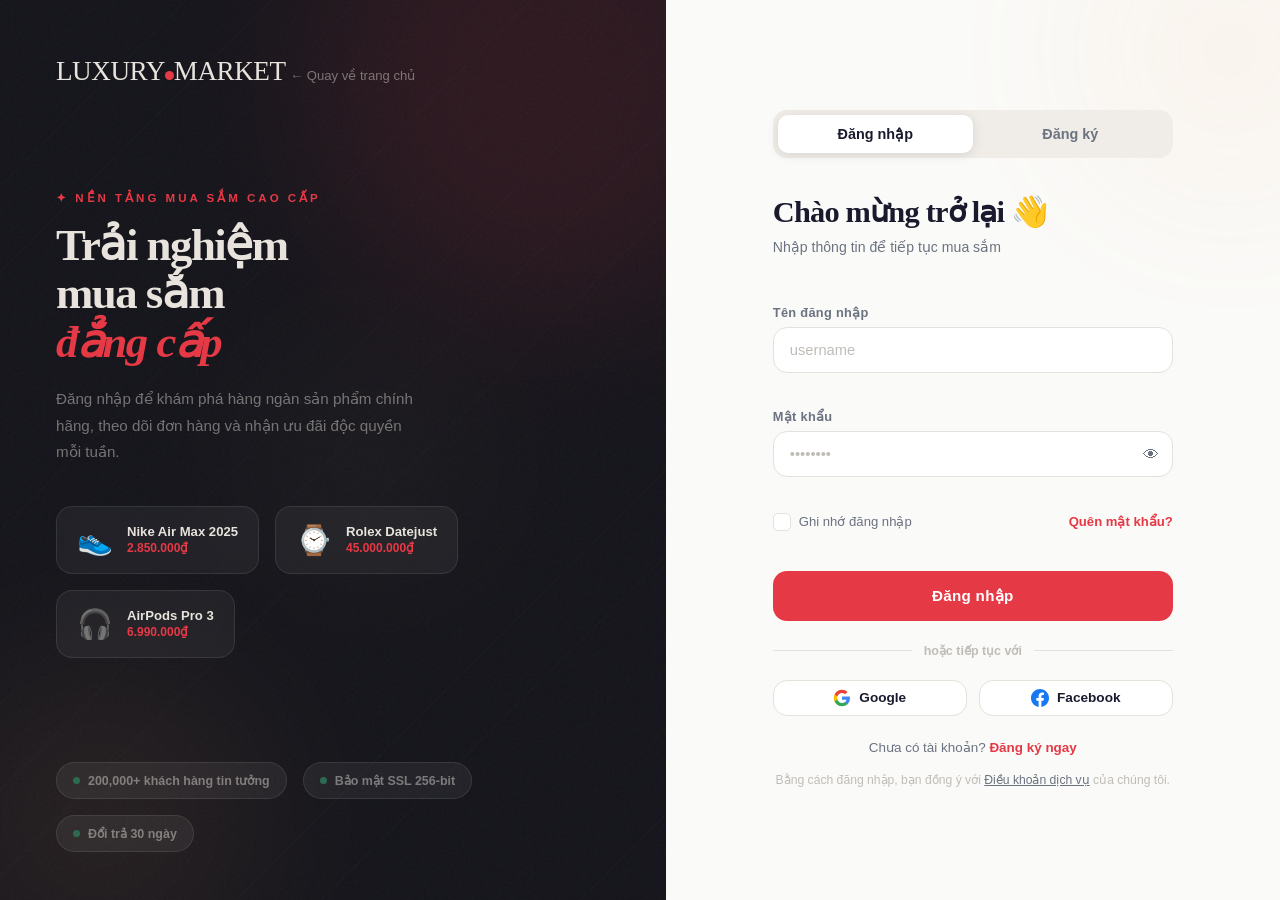
<file: web/html/auth.html>
<!DOCTYPE html>
<html lang="vi" data-theme="light">
<head>
  <meta charset="UTF-8">
  <meta name="viewport" content="width=device-width, initial-scale=1.0">
  <meta http-equiv="X-Content-Type-Options" content="nosniff">
  <meta http-equiv="X-Frame-Options" content="DENY">
  <title>Đăng nhập / Đăng ký — LUXURY MARKET</title>
  <meta property="og:title" content="Đăng nhập — LUXURY MARKET">
  <meta property="og:description" content="Đăng nhập để trải nghiệm mua sắm đẳng cấp tại Luxury Market">
  <link rel="preconnect" href="https://fonts.googleapis.com">
  <link rel="preconnect" href="https://fonts.gstatic.com" crossorigin>
  <link href="https://fonts.googleapis.com/css2?family=DM+Serif+Display:ital@0;1&family=DM+Sans:wght@300;400;500;600;700&display=swap" rel="stylesheet">
  <link rel="stylesheet" href="../css/styles.css">
</head>
<body class="auth-page">

<!-- TOAST -->
<div class="toast-wrap" id="toastWrap"></div>

<!-- LEFT PANEL -->
<div class="panel-left">
  <div class="blob b1"></div>
  <div class="blob b2"></div>
  <div class="blob b3"></div>

  <!-- Header -->
  <div class="left-header">
    <a href="../index.html" class="logo-link">
      <span class="logo-text">LUXURY<span class="logo-dot"></span>MARKET</span>
    </a>
    <a href="../index.html" class="back-link">← Quay về trang chủ</a>
  </div>

  <!-- Body -->
  <div class="left-body">
    <div class="left-eyebrow">✦ Nền tảng mua sắm cao cấp</div>
    <h2 class="left-headline">
      Trải nghiệm<br>mua sắm<br><em>đẳng cấp</em>
    </h2>
    <p class="left-desc">
      Đăng nhập để khám phá hàng ngàn sản phẩm chính hãng, theo dõi đơn hàng và nhận ưu đãi độc quyền mỗi tuần.
    </p>

    <!-- Floating mini cards -->
    <div class="cards-row">
      <div class="mini-card" style="--dur:4.5s;--del:0s">
        <div class="mini-card-icon">👟</div>
        <div class="mini-card-info">
          <div class="mini-card-name">Nike Air Max 2025</div>
          <div class="mini-card-price">2.850.000₫</div>
        </div>
      </div>
      <div class="mini-card" style="--dur:5s;--del:.8s">
        <div class="mini-card-icon">⌚</div>
        <div class="mini-card-info">
          <div class="mini-card-name">Rolex Datejust</div>
          <div class="mini-card-price">45.000.000₫</div>
        </div>
      </div>
      <div class="mini-card" style="--dur:4s;--del:1.4s">
        <div class="mini-card-icon">🎧</div>
        <div class="mini-card-info">
          <div class="mini-card-name">AirPods Pro 3</div>
          <div class="mini-card-price">6.990.000₫</div>
        </div>
      </div>
    </div>
  </div>

  <!-- Footer -->
  <div class="left-footer">
    <div class="trust-badge"><div class="dot"></div>200,000+ khách hàng tin tưởng</div>
    <div class="trust-badge"><div class="dot"></div>Bảo mật SSL 256-bit</div>
    <div class="trust-badge"><div class="dot"></div>Đổi trả 30 ngày</div>
  </div>
</div>

<!-- RIGHT PANEL -->
<div class="panel-right">
  <div class="form-box">

    <!-- Tab Switcher -->
    <div class="tabs" id="tabs">
      <div class="tab-slider" id="tabSlider"></div>
      <button class="tab-btn active" id="tabLogin" onclick="switchTab('login')">Đăng nhập</button>
      <button class="tab-btn" id="tabRegister" onclick="switchTab('register')">Đăng ký</button>
    </div>

    <!-- Greeting -->
    <div class="form-greeting">
      <h1 id="formTitle">Chào mừng trở lại 👋</h1>
      <p id="formSubtitle">Nhập thông tin để tiếp tục mua sắm</p>
    </div>

    <!-- FORM -->
    <form id="authForm" onsubmit="handleSubmit(event)" novalidate>

      <!-- Họ tên — chỉ hiện khi đăng ký -->
      <div class="field reg-only" id="fieldFullname">
        <label for="inputFullname">Họ và tên</label>
        <input type="text" id="inputFullname" placeholder="Nguyễn Văn A" autocomplete="name">
        <div class="field-error" id="errFullname">Vui lòng nhập họ tên của bạn</div>
      </div>

      <!-- Username -->
      <div class="field">
        <label for="inputUsername">Tên đăng nhập</label>
        <input type="text" id="inputUsername" placeholder="username" autocomplete="username">
        <div class="field-error" id="errUsername">Tên đăng nhập tối thiểu 4 ký tự</div>
      </div>

      <!-- Email — chỉ hiện khi đăng ký -->
      <div class="field reg-only" id="fieldEmail">
        <label for="inputEmail">Email</label>
        <input type="email" id="inputEmail" placeholder="email@example.com" autocomplete="email">
        <div class="field-error" id="errEmail">Email không hợp lệ</div>
      </div>

      <!-- Password -->
      <div class="field">
        <label for="inputPassword">Mật khẩu</label>
        <input type="password" id="inputPassword" placeholder="••••••••" autocomplete="current-password" oninput="checkStrength(this.value)">
        <button type="button" class="eye-btn" id="eyeBtn" onclick="toggleEye()" title="Hiện mật khẩu">👁</button>
        <div class="field-error" id="errPassword">Mật khẩu tối thiểu 6 ký tự</div>
        <!-- Strength bar — chỉ hiện khi đăng ký -->
        <div class="strength-wrap" id="strengthWrap">
          <div class="strength-bar">
            <div class="strength-seg" id="s1"></div>
            <div class="strength-seg" id="s2"></div>
            <div class="strength-seg" id="s3"></div>
            <div class="strength-seg" id="s4"></div>
          </div>
          <div class="strength-label" id="strengthLabel">Nhập mật khẩu</div>
        </div>
      </div>

      <!-- Confirm password — chỉ hiện khi đăng ký -->
      <div class="field reg-only" id="fieldConfirm">
        <label for="inputConfirm">Xác nhận mật khẩu</label>
        <input type="password" id="inputConfirm" placeholder="••••••••" autocomplete="new-password">
        <div class="field-error" id="errConfirm">Mật khẩu không khớp</div>
      </div>

      <!-- Extras row (remember / forgot) — chỉ hiện khi đăng nhập -->
      <div class="extras" id="extrasRow">
        <label class="checkbox-wrap">
          <input type="checkbox" id="rememberMe">
          <div class="custom-check"></div>
          <span>Ghi nhớ đăng nhập</span>
        </label>
        <a href="#" class="forgot-link" onclick="forgotPassword()">Quên mật khẩu?</a>
      </div>

      <!-- Terms checkbox — chỉ hiện khi đăng ký -->
      <div class="field reg-only" id="fieldTerms" style="margin-bottom:18px">
        <label class="checkbox-wrap" style="cursor:pointer">
          <input type="checkbox" id="agreeTerms">
          <div class="custom-check"></div>
          <span style="font-size:0.8rem;color:var(--muted-l);line-height:1.5">
            Tôi đồng ý với <a href="#" style="color:var(--accent);font-weight:600;text-decoration:none">Điều khoản dịch vụ</a> và <a href="#" style="color:var(--accent);font-weight:600;text-decoration:none">Chính sách bảo mật</a>
          </span>
        </label>
        <div class="field-error" id="errTerms">Bạn cần đồng ý với điều khoản dịch vụ</div>
      </div>

      <!-- Submit -->
      <button type="submit" class="submit-btn" id="submitBtn">
        <span class="btn-text" id="btnText">Đăng nhập</span>
        <div class="spinner"></div>
      </button>
    </form>

    <!-- Divider + Social -->
    <div class="divider"><span>hoặc tiếp tục với</span></div>
    <div class="social-row">
      <button class="social-btn" onclick="socialLogin('Google')">
        <svg viewBox="0 0 24 24" fill="none"><path d="M22.56 12.25c0-.78-.07-1.53-.2-2.25H12v4.26h5.92c-.26 1.37-1.04 2.53-2.21 3.31v2.77h3.57c2.08-1.92 3.28-4.74 3.28-8.09z" fill="#4285F4"/><path d="M12 23c2.97 0 5.46-.98 7.28-2.66l-3.57-2.77c-.98.66-2.23 1.06-3.71 1.06-2.86 0-5.29-1.93-6.16-4.53H2.18v2.84C3.99 20.53 7.7 23 12 23z" fill="#34A853"/><path d="M5.84 14.09c-.22-.66-.35-1.36-.35-2.09s.13-1.43.35-2.09V7.07H2.18C1.43 8.55 1 10.22 1 12s.43 3.45 1.18 4.93l3.66-2.84z" fill="#FBBC05"/><path d="M12 5.38c1.62 0 3.06.56 4.21 1.64l3.15-3.15C17.45 2.09 14.97 1 12 1 7.7 1 3.99 3.47 2.18 7.07l3.66 2.84c.87-2.6 3.3-4.53 6.16-4.53z" fill="#EA4335"/></svg>
        Google
      </button>
      <button class="social-btn" onclick="socialLogin('Facebook')">
        <svg viewBox="0 0 24 24" fill="#1877F2"><path d="M24 12.073c0-6.627-5.373-12-12-12s-12 5.373-12 12c0 5.99 4.388 10.954 10.125 11.854v-8.385H7.078v-3.47h3.047V9.43c0-3.007 1.792-4.669 4.533-4.669 1.312 0 2.686.235 2.686.235v2.953H15.83c-1.491 0-1.956.925-1.956 1.874v2.25h3.328l-.532 3.47h-2.796v8.385C19.612 23.027 24 18.062 24 12.073z"/></svg>
        Facebook
      </button>
    </div>

    <!-- Switch -->
    <p class="switch-text" id="switchText">
      Chưa có tài khoản? <a href="#" onclick="switchTab('register');return false">Đăng ký ngay</a>
    </p>

    <p class="terms-text" id="termsFooter">
      Bằng cách đăng nhập, bạn đồng ý với <a href="#">Điều khoản dịch vụ</a> của chúng tôi.
    </p>
  </div>
</div>

<script type="module" src="../js/auth.js"></script>
</body>
</html>
</file>
<file: web/css/styles.css>
:root {
  --primary: #1a1a2e;
  --accent: #e63946;
  --accent2: #f4a261;
  --bg: #fafaf8;
  --bg2: #f0ede8;
  --card: #ffffff;
  --text: #1a1a2e;
  --text-muted: #6b7280;
  --border: #e5e1db;
  --success: #2d6a4f;
  --radius: 16px;
  --shadow: 0 4px 24px rgba(0,0,0,0.08);
  --shadow-hover: 0 16px 48px rgba(0,0,0,0.14);
  --transition: all 0.3s cubic-bezier(0.4, 0, 0.2, 1);
}

[data-theme="dark"] {
  --primary: #e8e4dd;
  --bg: #0f0f0f;
  --bg2: #1a1a1a;
  --card: #1e1e1e;
  --text: #e8e4dd;
  --text-muted: #9ca3af;
  --border: #2a2a2a;
  --shadow: 0 4px 24px rgba(0,0,0,0.4);
}
/* reset css */
* {
  margin: 0;
  padding: 0;
  box-sizing: border-box;
}

input, button, select, textarea {
  font-family: inherit;
}

html {
  scroll-behavior: smooth;
}

body {
  font-family: 'Plus Jakarta Sans', sans-serif;
  background: var(--bg);
  color: var(--text);
  overflow-x: hidden;
  transition: var(--transition);
}

/* navbar */
.navbar {
  position: fixed;
  top: 0;
  left: 0;
  right: 0;
  z-index: 1000;
  padding: 0 5%;
  height: 72px;
  display: flex;
  align-items: center;
  justify-content: space-between;
  backdrop-filter: blur(20px);
  background: rgba(250,250,248,0.85);
  border-bottom: 1px solid var(--border);
  transition: var(--transition);
}
[data-theme="dark"] .navbar{background:rgba(15,15,15,0.9)}
.navbar.scrolled{height:60px;box-shadow:var(--shadow)}
.logo {
  font-family: 'Playfair Display', serif;
  font-size: 1.6rem;
  letter-spacing: -0.5px;
  color: var(--text);
  text-decoration: none;
  display: flex;
  align-items: center;
  gap: 8px;
}

.logo-dot {
  width: 8px;
  height: 8px;
  background: var(--accent);
  border-radius: 50%;
  display: inline-block;
  animation: pulse 2s infinite;
}

@keyframes pulse {
  0%, 100% {
    transform: scale(1);
  }
  50% {
    transform: scale(1.4);
  }
}

.nav-links {
  display: flex;
  align-items: center;
  gap: 32px;
  list-style: none;
}

.nav-links a {
  text-decoration: none;
  color: var(--text-muted);
  font-size: 0.9rem;
  font-weight: 500;
  letter-spacing: 0.3px;
  transition: var(--transition);
  position: relative;
  padding-bottom: 4px;
}

.nav-links a::after {
  content: '';
  position: absolute;
  bottom: 0;
  left: 0;
  width: 0;
  height: 2px;
  background: var(--accent);
  transition: width 0.3s ease;
}

.nav-links a:hover {
  color: var(--text);
}

.nav-links a:hover::after {
  width: 100%;
}

.nav-actions {
  display: flex;
  align-items: center;
  gap: 16px;
}

.btn-icon {
  width: 40px;
  height: 40px;
  border-radius: 50%;
  border: 1.5px solid var(--border);
  background: var(--card);
  display: flex;
  align-items: center;
  justify-content: center;
  cursor: pointer;
  transition: var(--transition);
  position: relative;
  color: var(--text);
}

.btn-icon:hover {
  border-color: var(--accent);
  transform: translateY(-2px);
  box-shadow: var(--shadow);
}

.cart-badge {
  position: absolute;
  top: -4px;
  right: -4px;
  width: 18px;
  height: 18px;
  background: var(--accent);
  color: white;
  font-size: 10px;
  font-weight: 700;
  border-radius: 50%;
  display: flex;
  align-items: center;
  justify-content: center;
}

.search-bar {
  display: flex;
  align-items: center;
  background: var(--bg2);
  border-radius: 50px;
  padding: 6px 16px;
  gap: 8px;
  border: 1.5px solid transparent;
  transition: var(--transition);
  width: 240px;
}

.search-bar:focus-within {
  border-color: var(--accent);
  background: var(--card);
  width: 300px;
}

.search-bar input {
  border: none;
  background: transparent;
  font-family: inherit;
  font-size: 0.85rem;
  color: var(--text);
  outline: none;
  width: 100%;
}

.search-bar input::placeholder {
  color: var(--text-muted);
}

.theme-toggle {
  cursor: pointer;
  font-size: 1.2rem;
}

.user-avatar {
  width: 36px;
  height: 36px;
  border-radius: 50%;
  background: linear-gradient(135deg, var(--accent), var(--accent2));
  display: flex;
  align-items: center;
  justify-content: center;
  color: white;
  font-weight: 700;
  font-size: 0.8rem;
  cursor: pointer;
  border: 2px solid transparent;
  transition: var(--transition);
}

.user-avatar:hover {
  border-color: var(--accent);
  transform: scale(1.05);
}

.hamburger {
  display: none;
  flex-direction: column;
  gap: 5px;
  cursor: pointer;
  padding: 4px;
}

.hamburger span {
  width: 24px;
  height: 2px;
  background: var(--text);
  border-radius: 2px;
  transition: var(--transition);
}

/* hero */
.hero {
  height: 100vh;
  min-height: 700px;
  display: flex;
  align-items: center;
  padding: 0 5%;
  padding-top: 72px;
  background: var(--bg);
  overflow: hidden;
  position: relative;
}

.hero-bg {
  position: absolute;
  inset: 0;
  overflow: hidden;
}

.hero-blob {
  position: absolute;
  border-radius: 50%;
  filter: blur(80px);
  opacity: 0.15;
  animation: float 8s infinite ease-in-out;
}

.blob1 {
  width: 600px;
  height: 600px;
  background: var(--accent);
  top: -200px;
  right: -100px;
  animation-delay: 0s;
}

.blob2 {
  width: 400px;
  height: 400px;
  background: var(--accent2);
  bottom: -100px;
  left: 30%;
  animation-delay: 3s;
}

@keyframes float {
  0%, 100% {
    transform: translate(0, 0) scale(1);
  }
  50% {
    transform: translate(20px, -20px) scale(1.05);
  }
}

.hero-content {
  max-width: 680px;
  position: relative;
  z-index: 2;
  animation: fadeInUp 0.8s ease both;
}

.hero-badge {
  display: inline-flex;
  align-items: center;
  gap: 8px;
  background: rgba(230, 57, 70, 0.1);
  border: 1px solid rgba(230, 57, 70, 0.3);
  padding: 6px 16px;
  border-radius: 50px;
  font-size: 0.8rem;
  font-weight: 600;
  color: var(--accent);
  margin-bottom: 24px;
  letter-spacing: 0.5px;
}

.hero h1 {
  font-family: 'Playfair Display', serif;
  font-size: clamp(3rem, 6vw, 5.5rem);
  line-height: 1.05;
  letter-spacing: -2px;
  margin-bottom: 24px;
  color: var(--text);
}

.hero h1 em {
  color: var(--accent);
  font-style: italic;
}

.hero p {
  font-size: 1.15rem;
  color: var(--text-muted);
  line-height: 1.7;
  margin-bottom: 40px;
  max-width: 480px;
}

.hero-cta {
  display: flex;
  gap: 16px;
  flex-wrap: wrap;
}

.btn-primary {
  display: inline-flex;
  align-items: center;
  gap: 10px;
  background: var(--accent);
  color: white;
  padding: 16px 32px;
  border-radius: 50px;
  font-weight: 600;
  font-size: 0.95rem;
  text-decoration: none;
  border: none;
  cursor: pointer;
  transition: var(--transition);
  letter-spacing: 0.3px;
  position: relative;
  overflow: hidden;
}

.btn-primary:hover {
  transform: translateY(-3px);
  box-shadow: 0 12px 32px rgba(230, 57, 70, 0.35);
}

.btn-primary::after {
  content: '';
  position: absolute;
  inset: 0;
  background: white;
  opacity: 0;
  transition: opacity 0.3s;
}

.btn-primary:active::after {
  opacity: 0.15;
}

.btn-secondary {
  display: inline-flex;
  align-items: center;
  gap: 10px;
  background: transparent;
  color: var(--text);
  padding: 16px 32px;
  border-radius: 50px;
  font-weight: 600;
  font-size: 0.95rem;
  text-decoration: none;
  border: 2px solid var(--border);
  cursor: pointer;
  transition: var(--transition);
}

.btn-secondary:hover {
  border-color: var(--text);
  transform: translateY(-3px);
}

.hero-stats {
  display: flex;
  gap: 40px;
  margin-top: 60px;
}

.stat {
  display: flex;
  flex-direction: column;
}

.stat-num {
  font-family: 'Playfair Display', serif;
  font-size: 2rem;
  color: var(--text);
  letter-spacing: -1px;
}

.stat-label {
  font-size: 0.8rem;
  color: var(--text-muted);
  font-weight: 500;
  letter-spacing: 0.5px;
}

.hero-visual{
  display:grid;
  grid-template-columns: 260px 200px;
  grid-template-rows: 180px 180px;
  gap:20px;
  align-items:stretch;
}

/* card */

.hero-visual {
  position: absolute;
  right: 5%;
  top: 50%;
  transform: translateY(-50%);
  width: min(45%, 580px);
  aspect-ratio: 1;
  display: grid;
  grid-template-columns: 1fr 1fr;
  gap: 16px;
  animation: fadeInRight 1s ease 0.3s both;
}

.hero-card-img {
  border-radius: var(--radius);
  overflow: hidden;
  position: relative;
  cursor: pointer;
}

.hero-card-img:nth-child(1) {
  grid-row: span 2;
  border-radius: 24px;
}

.hero-card-img img {
  width: 100%;
  height: 100%;
  object-fit: cover;
  transition: transform 0.5s ease;
}

.hero-card-img:hover img {
  transform: scale(1.05);
}

.img-overlay {
  position: absolute;
  inset: 0;
  background: linear-gradient(to top, rgba(0, 0, 0, 0.5), transparent);
  display: flex;
  align-items: flex-end;
  padding: 20px;
}

.img-tag {
  background: white;
  color: var(--text);
  padding: 4px 8px;
  border-radius: 8px;
  font-size: 0.75rem;
  font-weight: 600;
}

/* categories */
.section {
  padding: 80px 5%;
}

.section-header {
  text-align: center;
  margin-bottom: 56px;
}

.section-label {
  font-size: 0.75rem;
  font-weight: 700;
  letter-spacing: 2px;
  text-transform: uppercase;
  color: var(--accent);
  margin-bottom: 12px;
}

.section-title {
  font-family: 'Playfair Display', serif;
  font-size: clamp(2rem, 4vw, 3rem);
  letter-spacing: -1px;
  color: var(--text);
  line-height: 1.1;
}

.categories-grid {
  display: grid;
  grid-template-columns: repeat(auto-fill, minmax(180px, 1fr));
  gap: 20px;
}

.cat-card {
  background: var(--card);
  border-radius: var(--radius);
  padding: 32px 20px;
  text-align: center;
  cursor: pointer;
  border: 1.5px solid var(--border);
  transition: var(--transition);
  position: relative;
  overflow: hidden;
  text-decoration: none;
  color: var(--text);
}

.cat-card::before {
  content: '';
  position: absolute;
  inset: 0;
  background: linear-gradient(135deg, var(--accent), var(--accent2));
  opacity: 0;
  transition: opacity 0.3s;
}

.cat-card:hover {
  transform: translateY(-6px);
  box-shadow: var(--shadow-hover);
  border-color: transparent;
}

.cat-card:hover::before {
  opacity: 1;
}

.cat-card:hover .cat-icon,
.cat-card:hover .cat-name,
.cat-card:hover .cat-count {
  color: white;
}

.cat-icon {
  font-size: 2.5rem;
  margin-bottom: 12px;
  display: block;
  transition: var(--transition);
  position: relative;
  z-index: 1;
}

.cat-name {
  font-weight: 700;
  font-size: 1rem;
  margin-bottom: 4px;
  transition: var(--transition);
  position: relative;
  z-index: 1;
}

.cat-count {
  font-size: 0.8rem;
  color: var(--text-muted);
  transition: var(--transition);
  position: relative;
  z-index: 1;
}

/* products */
.products-grid {
  display: grid;
  grid-template-columns: repeat(auto-fill, minmax(280px, 1fr));
  gap: 24px;
}

.product-card {
  background: var(--card);
  border-radius: var(--radius);
  overflow: hidden;
  border: 1.5px solid var(--border);
  transition: var(--transition);
  cursor: pointer;
  position: relative;
}

.product-card:hover {
  transform: translateY(-8px);
  box-shadow: var(--shadow-hover);
  border-color: transparent;
}

.product-img {
  width: 100%;
  aspect-ratio: 1;
  position: relative;
  overflow: hidden;
  background: var(--bg2);
}

.product-img img {
  width: 100%;
  height: 100%;
  object-fit: cover;
  transition: transform 0.5s ease;
}

.product-card:hover .product-img img {
  transform: scale(1.07);
}

.product-badges {
  position: absolute;
  top: 12px;
  left: 12px;
  display: flex;
  flex-direction: column;
  gap: 6px;
}

.badge {
  padding: 4px 10px;
  border-radius: 8px;
  font-size: 0.72rem;
  font-weight: 700;
  letter-spacing: 0.5px;
}

.badge-new {
  background: #1a1a2e;
  color: white;
}

.badge-sale {
  background: var(--accent);
  color: white;
}

.badge-hot {
  background: var(--accent2);
  color: white;
}

.product-actions {
  position: absolute;
  top: 12px;
  right: 12px;
  display: flex;
  flex-direction: column;
  gap: 8px;
  opacity: 0;
  transform: translateX(10px);
  transition: var(--transition);
}

.product-card:hover .product-actions {
  opacity: 1;
  transform: translateX(0);
}

.action-btn {
  width: 36px;
  height: 36px;
  border-radius: 50%;
  background: var(--card);
  border: none;
  display: flex;
  align-items: center;
  justify-content: center;
  cursor: pointer;
  box-shadow: var(--shadow);
  transition: var(--transition);
  font-size: 1rem;
  color: var(--text);
}

.action-btn:hover {
  background: var(--accent);
  color: white;
  transform: scale(1.1);
}

.product-info {
  padding: 20px;
}

.product-cat {
  font-size: 0.75rem;
  color: var(--text-muted);
  font-weight: 600;
  letter-spacing: 1px;
  text-transform: uppercase;
  margin-bottom: 6px;
}

.product-name {
  font-weight: 700;
  font-size: 1rem;
  margin-bottom: 8px;
  line-height: 1.3;
  color: var(--text);
}

.product-rating {
  display: flex;
  align-items: center;
  gap: 6px;
  margin-bottom: 12px;
}

.stars {
  color: #f4a261;
  font-size: 0.85rem;
  letter-spacing: 1px;
}

.rating-count {
  font-size: 0.8rem;
  color: var(--text-muted);
}

.product-price {
  display: flex;
  align-items: center;
  gap: 10px;
}

.price-current {
  font-family: 'Playfair Display', serif;
  font-size: 1.4rem;
  color: var(--text);
  letter-spacing: -0.5px;
}

.price-old {
  font-size: 0.9rem;
  color: var(--text-muted);
  text-decoration: line-through;
}

.price-off {
  font-size: 0.78rem;
  background: rgba(230, 57, 70, 0.1);
  color: var(--accent);
  padding: 2px 8px;
  border-radius: 6px;
  font-weight: 700;
}

.add-cart-btn {
  width: 100%;
  margin-top: 16px;
  padding: 12px;
  border-radius: 12px;
  border: 2px solid var(--border);
  background: transparent;
  color: var(--text);
  font-family: inherit;
  font-size: 0.9rem;
  font-weight: 600;
  cursor: pointer;
  transition: var(--transition);
  display: flex;
  align-items: center;
  justify-content: center;
  gap: 8px;
}

.add-cart-btn:hover {
  background: var(--accent);
  border-color: var(--accent);
  color: white;
  transform: translateY(-2px);
}

/* flash sale */
.flash-sale {
  background: var(--primary);
  padding: 80px 5%;
  color: white;
  position: relative;
  overflow: hidden;
}

[data-theme="dark"] .flash-sale {
  background: #111;
}

.flash-bg {
  position: absolute;
  inset: 0;
  background: repeating-linear-gradient(45deg, transparent, transparent 40px, rgba(255,255,255,0.02) 40px, rgba(255,255,255,0.02) 80px);
}

.flash-header {
  display: flex;
  justify-content: space-between;
  align-items: center;
  margin-bottom: 48px;
  flex-wrap: gap;
  gap: 20px;
  position: relative;
  z-index: 1;
}

.flash-title {
  font-family: 'Playfair Display', serif;
  font-size: 2.5rem;
  letter-spacing: -1px;
}

.flash-title span {
  color: var(--accent);
}

.countdown {
  display: flex;
  align-items: center;
  gap: 12px;
}

.count-block {
  display: flex;
  flex-direction: column;
  align-items: center;
  background: rgba(255,255,255,0.08);
  border: 1px solid rgba(255,255,255,0.12);
  border-radius: 12px;
  padding: 16px 24px;
  min-width: 80px;
  backdrop-filter: blur(8px);
}

.count-num {
  font-family: 'Playfair Display', serif;
  font-size: 2.5rem;
  line-height: 1;
  letter-spacing: -2px;
  color: white;
}

.count-label {
  font-size: 0.7rem;
  text-transform: uppercase;
  letter-spacing: 1.5px;
  color: rgba(255,255,255,0.5);
  margin-top: 4px;
  font-weight: 600;
}

.count-sep {
  font-family: 'Playfair Display', serif;
  font-size: 2rem;
  color: var(--accent);
  font-weight: bold;
}

.flash-grid {
  display: grid;
  grid-template-columns: repeat(auto-fill, minmax(240px, 1fr));
  gap: 20px;
  position: relative;
  z-index: 1;
}

.flash-card {
  background: rgba(255,255,255,0.05);
  border: 1px solid rgba(255,255,255,0.1);
  border-radius: var(--radius);
  overflow: hidden;
  transition: var(--transition);
  cursor: pointer;
}

.flash-card:hover {
  background: rgba(255,255,255,0.09);
  transform: translateY(-4px);
  border-color: rgba(230,57,70,0.5);
}

.flash-img {
  aspect-ratio: 1;
  background: rgba(255,255,255,0.05);
  display: flex;
  align-items: center;
  justify-content: center;
  font-size: 5rem;
  position: relative;
  overflow: hidden;
}

.flash-progress {
  position: absolute;
  bottom: 0;
  left: 0;
  right: 0;
  height: 4px;
  background: rgba(255,255,255,0.1);
}

.flash-progress-bar {
  height: 100%;
  background: linear-gradient(90deg, var(--accent), var(--accent2));
  border-radius: 2px;
  transition: width 0.3s;
}

.flash-info {
  padding: 16px;
}

.flash-name {
  font-weight: 600;
  font-size: 0.95rem;
  margin-bottom: 8px;
  color: white;
}

.flash-price {
  display: flex;
  align-items: center;
  gap: 8px;
}

.flash-price-cur {
  font-family: 'Playfair Display', serif;
  font-size: 1.5rem;
  color: var(--accent);
}

.flash-price-old {
  font-size: 0.85rem;
  color: rgba(255,255,255,0.4);
  text-decoration: line-through;
}

/* reviews */
.reviews-grid {
  display: grid;
  grid-template-columns: repeat(auto-fill, minmax(320px, 1fr));
  gap: 24px;
}

.review-card {
  background: var(--card);
  border-radius: var(--radius);
  padding: 32px;
  border: 1.5px solid var(--border);
  transition: var(--transition);
  position: relative;
}

.review-card:hover {
  transform: translateY(-4px);
  box-shadow: var(--shadow-hover);
  border-color: transparent;
}

.review-card::before {
  content: '"';
  font-family: 'Playfair Display', serif;
  font-size: 6rem;
  color: var(--accent);
  opacity: 0.1;
  position: absolute;
  top: -10px;
  left: 20px;
  line-height: 1;
}

.review-stars {
  color: #f4a261;
  font-size: 1rem;
  letter-spacing: 2px;
  margin-bottom: 16px;
}

.review-text {
  color: var(--text-muted);
  line-height: 1.7;
  margin-bottom: 24px;
  font-size: 0.95rem;
}

.reviewer {
  display: flex;
  align-items: center;
  gap: 12px;
}

.reviewer-avatar {
  width: 44px;
  height: 44px;
  border-radius: 50%;
  background: linear-gradient(135deg, var(--accent), var(--accent2));
  display: flex;
  align-items: center;
  justify-content: center;
  color: white;
  font-weight: 700;
  font-size: 0.9rem;
}

.reviewer-name {
  font-weight: 700;
  font-size: 0.9rem;
  color: var(--text);
}

.reviewer-info {
  font-size: 0.8rem;
  color: var(--text-muted);
}

/* footer */
footer {
  background: var(--primary);
  color: white;
  padding: 60px 5% 32px;
  position: relative;
  overflow: hidden;
}

[data-theme="dark"] footer {
  background: #0a0a0a;
}

.footer-grid {
  display: grid;
  grid-template-columns: 2fr 1fr 1fr 1.5fr;
  gap: 48px;
  margin-bottom: 48px;
}

.footer-brand {
  font-family: 'Playfair Display', serif;
  font-size: 1.8rem;
  margin-bottom: 16px;
  letter-spacing: -0.5px;
}

.footer-desc {
  color: rgba(255,255,255,0.5);
  font-size: 0.9rem;
  line-height: 1.7;
  max-width: 300px;
}

.footer-heading {
  font-size: 0.75rem;
  font-weight: 700;
  letter-spacing: 2px;
  text-transform: uppercase;
  color: rgba(255,255,255,0.4);
  margin-bottom: 20px;
}

.footer-links {
  list-style: none;
  display: flex;
  flex-direction: column;
  gap: 10px;
}

.footer-links a {
  color: rgba(255,255,255,0.6);
  text-decoration: none;
  font-size: 0.9rem;
  transition: color 0.2s;
}

.footer-links a:hover {
  color: white;
}

.newsletter {
  display: flex;
  gap: 0;
  margin-top: 16px;
}

.newsletter input {
  flex: 1;
  padding: 12px 16px;
  background: rgba(255,255,255,0.08);
  border: 1px solid rgba(255,255,255,0.12);
  border-radius: 12px 0 0 12px;
  color: white;
  font-family: inherit;
  font-size: 0.85rem;
  outline: none;
}

.newsletter input::placeholder {
  color: rgba(255,255,255,0.3);
}

.newsletter button {
  padding: 12px 20px;
  background: var(--accent);
  border: none;
  border-radius: 0 12px 12px 0;
  color: white;
  cursor: pointer;
  font-size: 1rem;
  transition: var(--transition);
}

.newsletter button:hover {
  background: #c62828;
}

.footer-bottom {
  border-top: 1px solid rgba(255,255,255,0.08);
  padding-top: 24px;
  display: flex;
  justify-content: space-between;
  align-items: center;
  flex-wrap: wrap;
  gap: 16px;
}

.footer-copy {
  font-size: 0.82rem;
  color: rgba(255,255,255,0.3);
}

.social-links {
  display: flex;
  gap: 12px;
}

.social-btn {
  width: 36px;
  height: 36px;
  border-radius: 50%;
  border: 1px solid rgba(255,255,255,0.15);
  display: flex;
  align-items: center;
  justify-content: center;
  color: rgba(255,255,255,0.5);
  text-decoration: none;
  font-size: 0.85rem;
  transition: var(--transition);
}

.social-btn:hover {
  border-color: var(--accent);
  color: var(--accent);
  transform: translateY(-2px);
}

/* toast */
.toast-container {
  position: fixed;
  top: 88px;
  right: 20px;
  z-index: 9999;
  display: flex;
  flex-direction: column;
  gap: 10px;
}

.toast {
  background: var(--card);
  border: 1.5px solid var(--border);
  border-radius: 12px;
  padding: 14px 20px;
  box-shadow: var(--shadow-hover);
  display: flex;
  align-items: center;
  gap: 12px;
  min-width: 280px;
  max-width: 380px;
  animation: slideInRight 0.4s cubic-bezier(0.4, 0, 0.2, 1);
  font-size: 0.9rem;
  font-weight: 500;
  color: var(--text);
}

.toast.success {
  border-left: 4px solid var(--success);
}

.toast.error {
  border-left: 4px solid var(--accent);
}

.toast-icon {
  font-size: 1.2rem;
  flex-shrink: 0;
}

.toast-close {
  margin-left: auto;
  cursor: pointer;
  color: var(--text-muted);
  font-size: 1.1rem;
  line-height: 1;
  border: none;
  background: none;
  padding: 0 4px;
}

@keyframes slideInRight {
  from {
    transform: translateX(120%);
    opacity: 0;
  }
  to {
    transform: translateX(0);
    opacity: 1;
  }
}

/* cart slidebar */
.cart-overlay {
  position: fixed;
  inset: 0;
  background: rgba(0,0,0,0.5);
  z-index: 1100;
  opacity: 0;
  pointer-events: none;
  transition: opacity 0.3s;
  backdrop-filter: blur(4px);
}

.cart-overlay.open {
  opacity: 1;
  pointer-events: all;
}

.cart-sidebar {
  position: fixed;
  top: 0;
  right: -480px;
  width: 480px;
  max-width: 100vw;
  height: 100vh;
  background: var(--card);
  z-index: 1101;
  transition: right 0.4s cubic-bezier(0.4, 0, 0.2, 1);
  display: flex;
  flex-direction: column;
  box-shadow: -20px 0 60px rgba(0,0,0,0.15);
}

.cart-sidebar.open {
  right: 0;
}

.cart-header {
  padding: 24px 28px;
  border-bottom: 1px solid var(--border);
  display: flex;
  justify-content: space-between;
  align-items: center;
}

.cart-header h2 {
  font-family: 'Playfair Display', serif;
  font-size: 1.5rem;
}

.cart-close {
  border: none;
  background: none;
  font-size: 1.5rem;
  cursor: pointer;
  color: var(--text-muted);
  transition: var(--transition);
}

.cart-close:hover {
  color: var(--accent);
  transform: rotate(90deg);
}

.cart-items {
  flex: 1;
  overflow-y: auto;
  padding: 24px 28px;
  display: flex;
  flex-direction: column;
  gap: 16px;
}

.cart-item {
  display: flex;
  gap: 16px;
  background: var(--bg2);
  border-radius: 12px;
  padding: 16px;
  position: relative;
}

.cart-item-img {
  width: 80px;
  height: 80px;
  border-radius: 10px;
  object-fit: cover;
  background: var(--bg);
  font-size: 2.5rem;
  display: flex;
  align-items: center;
  justify-content: center;
  flex-shrink: 0;
}

.cart-item-info {
  flex: 1;
}

.cart-item-name {
  font-weight: 600;
  font-size: 0.9rem;
  margin-bottom: 4px;
  color: var(--text);
}

.cart-item-price {
  font-family: 'Playfair Display', serif;
  color: var(--accent);
  font-size: 1.1rem;
}

.cart-item-qty {
  display: flex;
  align-items: center;
  gap: 8px;
  margin-top: 8px;
}

.qty-btn {
  width: 28px;
  height: 28px;
  border-radius: 8px;
  border: 1.5px solid var(--border);
  background: var(--card);
  cursor: pointer;
  display: flex;
  align-items: center;
  justify-content: center;
  font-size: 1rem;
  transition: var(--transition);
  color: var(--text);
}

.qty-btn:hover {
  border-color: var(--accent);
  color: var(--accent);
}

.qty-num {
  font-weight: 700;
  min-width: 24px;
  text-align: center;
  font-size: 0.95rem;
}

.remove-item {
  position: absolute;
  top: 12px;
  right: 12px;
  background: none;
  border: none;
  cursor: pointer;
  color: var(--text-muted);
  transition: var(--transition);
  font-size: 1rem;
}

.remove-item:hover {
  color: var(--accent);
  transform: scale(1.2);
}

.cart-footer {
  padding: 24px 28px;
  border-top: 1px solid var(--border);
}

.cart-subtotal {
  display: flex;
  justify-content: space-between;
  align-items: center;
  margin-bottom: 8px;
  font-size: 0.9rem;
  color: var(--text-muted);
}

.cart-total {
  display: flex;
  justify-content: space-between;
  align-items: center;
  margin-bottom: 20px;
}

.cart-total span:first-child {
  font-weight: 700;
  font-size: 1rem;
}

.cart-total span:last-child {
  font-family: 'Playfair Display', serif;
  font-size: 1.6rem;
  color: var(--text);
}

.checkout-btn {
  width: 100%;
  padding: 16px;
  background: var(--accent);
  color: white;
  border: none;
  border-radius: 12px;
  font-family: inherit;
  font-size: 1rem;
  font-weight: 700;
  cursor: pointer;
  transition: var(--transition);
  letter-spacing: 0.3px;
}

.checkout-btn:hover {
  background: #c62828;
  transform: translateY(-2px);
  box-shadow: 0 8px 24px rgba(230,57,70,0.35);
}

/* modal */
.modal-overlay {
  position: fixed;
  inset: 0;
  background: rgba(0,0,0,0.6);
  z-index: 1200;
  opacity: 0;
  pointer-events: none;
  transition: opacity 0.3s;
  backdrop-filter: blur(8px);
  display: flex;
  align-items: center;
  justify-content: center;
  padding: 20px;
}

.modal-overlay.open {
  opacity: 1;
  pointer-events: all;
}

.modal {
  background: var(--card);
  border-radius: 24px;
  max-width: 900px;
  width: 100%;
  max-height: 90vh;
  overflow-y: auto;
  animation: scaleIn 0.3s cubic-bezier(0.4, 0, 0.2, 1);
  position: relative;
}

@keyframes scaleIn {
  from {
    transform: scale(0.9);
    opacity: 0;
  }
  to {
    transform: scale(1);
    opacity: 1;
  }
}

.modal-close {
  position: absolute;
  top: 20px;
  right: 20px;
  background: var(--bg2);
  border: none;
  width: 36px;
  height: 36px;
  border-radius: 50%;
  cursor: pointer;
  font-size: 1.2rem;
  display: flex;
  align-items: center;
  justify-content: center;
  transition: var(--transition);
  z-index: 1;
  color: var(--text);
}

.modal-close:hover {
  background: var(--accent);
  color: white;
}

.modal-grid {
  display: grid;
  grid-template-columns: 1fr 1fr;
  min-height: 400px;
}

.modal-img {
  background: var(--bg2);
  display: flex;
  align-items: center;
  justify-content: center;
  font-size: 8rem;
  border-radius: 24px 0 0 24px;
}

.modal-info {
  padding: 40px;
}

.modal-cat {
  font-size: 0.75rem;
  font-weight: 700;
  letter-spacing: 2px;
  text-transform: uppercase;
  color: var(--accent);
  margin-bottom: 8px;
}

.modal-name {
  font-family: 'Playfair Display', serif;
  font-size: 2rem;
  letter-spacing: -1px;
  margin-bottom: 16px;
  color: var(--text);
}

.modal-rating {
  display: flex;
  align-items: center;
  gap: 8px;
  margin-bottom: 16px;
}

.modal-desc {
  color: var(--text-muted);
  line-height: 1.7;
  margin-bottom: 24px;
  font-size: 0.95rem;
}

.modal-price-row {
  display: flex;
  align-items: center;
  gap: 12px;
  margin-bottom: 28px;
}

.modal-price {
  font-family: 'Playfair Display', serif;
  font-size: 2.2rem;
  color: var(--text);
}

.modal-old {
  font-size: 1rem;
  color: var(--text-muted);
  text-decoration: line-through;
}

.modal-actions {
  display: flex;
  flex-direction: column;
  gap: 12px;
}


/* animations */
@keyframes fadeInUp {
  from {
    transform: translateY(30px);
    opacity: 0;
  }
  to {
    transform: translateY(0);
    opacity: 1;
  }
}

@keyframes fadeInRight {
  from {
    transform: translateX(50px);
    opacity: 0;
  }
  to {
    transform: translateX(0);
    opacity: 1;
  }
}

.reveal {
  opacity: 0;
  transform: translateY(30px);
  transition: opacity 0.6s ease, transform 0.6s ease;
}

.reveal.visible {
  opacity: 1;
  transform: translateY(0);
}

/* skeleton */
.skeleton {
  background: linear-gradient(90deg, var(--bg2) 25%, var(--border) 50%, var(--bg2) 75%);
  background-size: 200% 100%;
  animation: shimmer 1.5s infinite;
}

@keyframes shimmer {
  0% {
    background-position: 200% 0;
  }
  100% {
    background-position: -200% 0;
  }
}


/* tabs */
.tabs {
  display: flex;
  gap: 8px;
  margin-bottom: 32px;
  background: var(--bg2);
  padding: 4px;
  border-radius: 50px;
  width: fit-content;
  margin: 0 auto 40px;
}

.tab {
  padding: 10px 24px;
  border-radius: 50px;
  border: none;
  background: transparent;
  cursor: pointer;
  font-family: inherit;
  font-size: 0.9rem;
  font-weight: 600;
  color: var(--text-muted);
  transition: var(--transition);
}

.tab.active {
  background: var(--card);
  color: var(--text);
  box-shadow: var(--shadow);
}

/* search overlay */
.search-overlay {
  position: fixed;
  inset: 0;
  background: rgba(0,0,0,0.8);
  z-index: 2000;
  display: flex;
  flex-direction: column;
  align-items: center;
  padding-top: 15vh;
  opacity: 0;
  pointer-events: none;
  transition: opacity 0.3s;
  backdrop-filter: blur(10px);
}

.search-overlay.open {
  opacity: 1;
  pointer-events: all;
}

.search-big {
  display: flex;
  align-items: center;
  width: min(700px, 90%);
  background: var(--card);
  border-radius: 20px;
  padding: 0 24px;
  gap: 16px;
  box-shadow: 0 40px 80px rgba(0,0,0,0.3);
}

.search-big input {
  flex: 1;
  padding: 24px 0;
  font-size: 1.5rem;
  border: none;
  background: transparent;
  color: var(--text);
  font-family: 'Playfair Display', serif;
  outline: none;
}

.search-big input::placeholder {
  color: var(--text-muted);
}

.search-esc {
  font-size: 0.8rem;
  color: var(--text-muted);
  white-space: nowrap;
  padding: 6px 12px;
  background: var(--bg2);
  border-radius: 8px;
  cursor: pointer;
  border: none;
  font-family: inherit;
}

/* banner slider */
.slider {
  position: relative;
  overflow: hidden;
  border-radius: var(--radius);
  background: var(--bg2);
}

.slides {
  display: flex;
  transition: transform 0.5s cubic-bezier(0.4, 0, 0.2, 1);
}

.slide {
  min-width: 100%;
  aspect-ratio: 21/9;
  display: flex;
  align-items: center;
  padding: 40px;
  position: relative;
  overflow: hidden;
}

.slide:nth-child(1) {
  background: linear-gradient(135deg, #1a1a2e, #2d2d5e);
}

.slide:nth-child(2) {
  background: linear-gradient(135deg, #2d1b0e, #8b4513);
}

.slide:nth-child(3) {
  background: linear-gradient(135deg, #0d2818, #2d6a4f);
}

.slide-content {
  position: relative;
  z-index: 2;
  color: white;
}

.slide-tag {
  font-size: 0.75rem;
  font-weight: 700;
  letter-spacing: 2px;
  text-transform: uppercase;
  opacity: 0.7;
  margin-bottom: 12px;
}

.slide-title {
  font-family: 'Playfair Display', serif;
  font-size: clamp(1.5rem, 3vw, 2.5rem);
  margin-bottom: 16px;
  line-height: 1.1;
}

.slide-cta {
  display: inline-flex;
  align-items: center;
  gap: 8px;
  background: white;
  color: var(--text);
  padding: 12px 24px;
  border-radius: 50px;
  font-weight: 700;
  font-size: 0.9rem;
  text-decoration: none;
  cursor: pointer;
  border: none;
  font-family: inherit;
  transition: var(--transition);
}

.slide-cta:hover {
  transform: translateY(-2px);
  box-shadow: 0 8px 24px rgba(0,0,0,0.2);
}

.slider-dots {
  position: absolute;
  bottom: 20px;
  left: 50%;
  transform: translateX(-50%);
  display: flex;
  gap: 8px;
}

.dot {
  width: 8px;
  height: 8px;
  border-radius: 50%;
  background: rgba(255,255,255,0.4);
  cursor: pointer;
  transition: var(--transition);
  border: none;
}

.dot.active {
  width: 24px;
  border-radius: 4px;
  background: white;
}

.slider-nav {
  position: absolute;
  top: 50%;
  transform: translateY(-50%);
  background: rgba(255,255,255,0.15);
  border: 1px solid rgba(255,255,255,0.2);
  border-radius: 50%;
  width: 44px;
  height: 44px;
  display: flex;
  align-items: center;
  justify-content: center;
  cursor: pointer;
  font-size: 1.2rem;
  color: white;
  transition: var(--transition);
  backdrop-filter: blur(8px);
}

.slider-nav:hover {
  background: rgba(255,255,255,0.3);
}

.slider-prev {
  left: 16px;
}

.slider-next {
  right: 16px;
}

/* progress bars */
.filter-bar {
  display: flex;
  gap: 12px;
  flex-wrap: wrap;
  margin-bottom: 32px;
  align-items: center;
}

.filter-chip {
  padding: 8px 20px;
  border-radius: 50px;
  border: 1.5px solid var(--border);
  background: var(--card);
  cursor: pointer;
  font-size: 0.85rem;
  font-weight: 600;
  color: var(--text-muted);
  transition: var(--transition);
}

.filter-chip.active,
.filter-chip:hover {
  background: var(--accent);
  border-color: var(--accent);
  color: white;
}

/* responsive */
@media (max-width: 1024px) {
  .hero-visual {
    display: none;
  }
  .footer-grid {
    grid-template-columns: 1fr 1fr;
  }
}

@media (max-width: 768px) {
  .nav-links {
    display: none;
  }
  .hamburger {
    display: flex;
  }
  .hero {
    text-align: center;
  }
  .hero-cta {
    justify-content: center;
  }
  .hero-stats {
    justify-content: center;
  }
  .modal-grid {
    grid-template-columns: 1fr;
  }
  .modal-img {
    border-radius: 24px 24px 0 0;
    min-height: 200px;
  }
  .search-bar {
    width: 160px;
  }
  .footer-grid {
    grid-template-columns: 1fr 1fr;
  }
}

@media (max-width: 480px) {
  .hero h1 {
    font-size: 2.5rem;
  }
  .flash-header {
    flex-direction: column;
  }
  .footer-grid {
    grid-template-columns: 1fr;
  }
  .countdown {
    flex-wrap: wrap;
    justify-content: center;
  }
}

/* lazy load img */
img {
    transition:opacity 0.3s;
}
img.loaded {
    opacity:1
}
img:not(.loaded) {
    opacity:0;
}

/* button dang nhap */
.login-btn {
    padding: 10px 22px;
    border-radius: 30px;
    border: 2px solid #e63946;
    background: transparent;
    color: #e63946;
    font-weight: 600;
    cursor: pointer;
    transition: all 0.3s ease;
}

/* hover */
.login-btn:hover {
    background: #e63946;
    color: white;
    transform: translateY(-2px);
    box-shadow: 0 8px 20px rgba(230, 57, 70, 0.3);
}

/* active */
.login-btn:active {
    transform: scale(0.96);
}

/* focus (chuan accessibility) */
.login-btn:focus {
    outline: none;
    box-shadow: 0 0 0 3px rgba(230, 57, 70, 0.3);
}

/* dark mode button dang nhap */
body.dark .login-btn {
    border-color: #ff6b6b;
    color: #ff6b6b;
}

body.dark .login-btn:hover {
    background: #ff6b6b;
    color: #111;
}

/* button logout */
.logout-btn {
    padding: 8px 18px;
    border-radius: 30px;
    border: 2px solid #e63946;
    background: transparent;
    color: #e63946;
    font-weight: 600;
    cursor: pointer;
    transition: all 0.3s ease;
    margin-left: 12px;
}

.logout-btn:hover {
    background: #e63946;
    color: white;
    transform: translateY(-2px);
    box-shadow: 0 8px 20px rgba(230, 57, 70, 0.3);
}

.logout-btn:active {
    transform: scale(0.95);
} 
/* dark mode logout */
body.dark .logout-btn {
    border-color: #ff6b6b;
    color: #ff6b6b;
}

body.dark .logout-btn:hover {
    background: #ff6b6b;
    color: #111;
}

/* user */
.user-greeting {
    display: flex;
    align-items: center;
    gap: 10px;
}

/* css cho profile modal */
.profile-modal {
    position: fixed;
    inset: 0;
    background: rgba(0, 0, 0, 0.45);
    backdrop-filter: blur(6px);
    display: none;
    align-items: center;
    justify-content: center;
    z-index: 9999;
    animation: fadeIn 0.3s ease;
}

/* Box chính */
.profile-box {
    background: #ffffff;
    padding: 40px 45px;
    border-radius: 24px;
    width: 380px;
    box-shadow: 0 25px 60px rgba(0, 0, 0, 0.15);
    animation: slideUp 0.35s ease;
}

/* Tiêu đề */
.profile-box h2 {
    font-family: 'Playfair Display', serif;
    font-size: 26px;
    margin-bottom: 25px;
    color: #1d1d1f;
}

/* Nội dung */
.profile-box p {
    font-size: 16px;
    margin-bottom: 25px;
    color: #444;
}

.profile-box strong {
    color: #000;
}

/* button dong */
.profile-box button {
    padding: 10px 22px;
    border-radius: 30px;
    border: 2px solid #e63946;
    background: transparent;
    color: #e63946;
    font-weight: 600;
    cursor: pointer;
    transition: all 0.3s ease;
}

.profile-box button:hover {
    background: #e63946;
    color: white;
    transform: translateY(-2px);
    box-shadow: 0 8px 20px rgba(230, 57, 70, 0.3);
}

/* ===== Animation ===== */
@keyframes fadeIn {
    from { opacity: 0; }
    to { opacity: 1; }
}

@keyframes slideUp {
    from {
        transform: translateY(30px);
        opacity: 0;
    }
    to {
        transform: translateY(0);
        opacity: 1;
    }
}

/* =========================================
   AUTH PAGE SPECIFIC STYLES
========================================= */
body.auth-page {
  --dark:      #0d0d12;
  --dark2:     #13131a;
  --dark3:     #1c1c27;
  --gold:      #c9a96e;
  --light:     #fafaf8;
  --light2:    #f0ede8;
  --text-d:    #e8e4dd;
  --muted-d:   rgba(232,228,221,0.45);
  --border-d:  rgba(232,228,221,0.1);
  --text-l:    #1a1a2e;
  --muted-l:   #6b7280;
  --border-l:  #e5e1db;
  --error:     #e63946;
  --radius:    14px;
  --shadow:    0 24px 64px rgba(0,0,0,0.18);

  font-family: 'Plus Jakarta Sans', sans-serif;
  min-height: 100vh;
  display: flex;
  background: var(--dark);
  color: var(--text-d);
  overflow-x: hidden;
}

/* ===== TOAST ===== */
.auth-page .toast-wrap {
  position: fixed; top:20px; right:20px;
  display:flex; flex-direction:column; gap:10px;
  z-index:9999; pointer-events:none;
}
.auth-page .toast {
  display:flex; align-items:center; gap:10px;
  padding:14px 18px; border-radius:12px;
  font-size:0.85rem; font-weight:600;
  backdrop-filter:blur(16px);
  pointer-events:all;
  animation: authToastIn 0.4s cubic-bezier(.175,.885,.32,1.275) both;
  max-width:320px;
  background: var(--card); border: none;
}
.auth-page .toast.success { background:rgba(45,106,79,0.95); color:#fff; border:1px solid rgba(255,255,255,0.15); }
.auth-page .toast.error   { background:rgba(230,57,70,0.95);  color:#fff; border:1px solid rgba(255,255,255,0.15); }
@keyframes authToastIn { from { opacity:0; transform:translateX(40px) scale(.9); } to { opacity:1; transform:none; } }

/* ===== LEFT PANEL ===== */
.auth-page .panel-left {
  width: 52%;
  min-height: 100vh;
  background: var(--dark2);
  position: relative;
  overflow: hidden;
  display: flex;
  flex-direction: column;
  justify-content: space-between;
  padding: 48px 56px;
}

.auth-page .panel-left::before {
  content:'';
  position:absolute; inset:0;
  background-image: url("data:image/svg+xml,%3Csvg viewBox='0 0 256 256' xmlns='http://www.w3.org/2000/svg'%3E%3Cfilter id='noise'%3E%3CfeTurbulence type='fractalNoise' baseFrequency='0.9' numOctaves='4' stitchTiles='stitch'/%3E%3C/filter%3E%3Crect width='100%25' height='100%25' filter='url(%23noise)' opacity='0.04'/%3E%3C/svg%3E");
  pointer-events:none; z-index:1;
}

.auth-page .blob { position:absolute; border-radius:50%; filter:blur(80px); pointer-events:none; }
.auth-page .b1 { width:480px; height:480px; background:var(--accent); opacity:0.12; top:-160px; right:-120px; animation:drift1 12s ease-in-out infinite; }
.auth-page .b2 { width:320px; height:320px; background:var(--accent2); opacity:0.08; bottom:-80px; left:-60px; animation:drift2 16s ease-in-out infinite; }
.auth-page .b3 { width:200px; height:200px; background:var(--gold); opacity:0.06; top:40%; left:40%; animation:drift1 10s ease-in-out infinite reverse; }
@keyframes drift1 { 0%,100%{transform:translate(0,0) scale(1)} 50%{transform:translate(30px,-30px) scale(1.08)} }
@keyframes drift2 { 0%,100%{transform:translate(0,0) scale(1)} 50%{transform:translate(-20px,20px) scale(1.06)} }

.auth-page .panel-left::after {
  content:'';
  position:absolute; inset:0;
  background: repeating-linear-gradient(-45deg, transparent, transparent 60px, rgba(255,255,255,0.013) 60px, rgba(255,255,255,0.013) 61px);
  pointer-events:none; z-index:1;
}

/* ===== LEFT: HEADER ===== */
.auth-page .left-header { position:relative; z-index:2; }
.auth-page .logo-link { display: inline-flex; align-items:center; gap:10px; text-decoration:none; }
.auth-page .logo-text { font-family: 'Playfair Display', serif; font-size: 1.7rem; color: var(--text-d); letter-spacing: -0.5px; }
.auth-page .logo-dot { width: 9px; height: 9px; background: var(--accent); border-radius: 50%; display:inline-block; animation: pulse 2s ease-in-out infinite; }
.auth-page .back-link { display:inline-flex; align-items:center; gap:6px; margin-top:20px; color:var(--muted-d); font-size:0.82rem; font-weight:500; text-decoration:none; transition:color .2s, gap .2s; }
.auth-page .back-link:hover { color:var(--text-d); gap:10px; }

/* ===== LEFT: HERO TEXT ===== */
.auth-page .left-body { position:relative; z-index:2; flex:1; display:flex; flex-direction:column; justify-content:center; padding: 60px 0; }
.auth-page .left-eyebrow { font-size:0.72rem; font-weight:700; letter-spacing:3px; text-transform:uppercase; color:var(--accent); margin-bottom:16px; }
.auth-page .left-headline { font-family:'Playfair Display', serif; font-size: clamp(2.4rem, 3.5vw, 3.4rem); line-height: 1.08; letter-spacing: -1.5px; color: var(--text-d); margin-bottom: 20px; }
.auth-page .left-headline em { color:var(--accent); font-style:italic; }
.auth-page .left-desc { font-size: 0.95rem; color: var(--muted-d); line-height: 1.75; max-width: 360px; margin-bottom: 40px; }

.auth-page .cards-row { display:flex; gap:16px; flex-wrap:wrap; }
.auth-page .mini-card {
  background: rgba(255,255,255,0.05);
  border: 1px solid var(--border-d);
  border-radius: 16px; padding: 16px 20px;
  display:flex; align-items:center; gap:14px;
  backdrop-filter:blur(8px);
  transition: transform .3s, background .3s;
  animation: cardFloat var(--dur,4s) ease-in-out infinite; animation-delay: var(--del,0s);
  cursor:default;
}
.auth-page .mini-card:hover { background:rgba(255,255,255,0.09); transform:translateY(-4px) !important; }
@keyframes cardFloat { 0%,100%{transform:translateY(0)} 50%{transform:translateY(-8px)} }
.auth-page .mini-card-icon { font-size:1.8rem; }
.auth-page .mini-card-name { font-size:0.82rem; font-weight:600; color:var(--text-d); }
.auth-page .mini-card-price { font-size:0.75rem; color:var(--accent); font-weight:700; margin-top:2px; }

/* ===== LEFT: FOOTER ===== */
.auth-page .left-footer { position:relative; z-index:2; display:flex; align-items:center; gap:16px; flex-wrap:wrap; }
.auth-page .trust-badge {
  display:flex; align-items:center; gap:8px;
  padding:10px 16px; border-radius:50px;
  background:rgba(255,255,255,0.06); border:1px solid var(--border-d);
  font-size:0.78rem; font-weight:600; color:var(--muted-d);
}
.auth-page .trust-badge .dot { width:7px; height:7px; border-radius:50%; background:var(--success); }

/* ===== RIGHT PANEL ===== */
.auth-page .panel-right {
  width:48%; min-height:100vh;
  background: var(--light);
  display:flex; flex-direction:column;
  justify-content:center; align-items:center;
  padding: 60px 48px; position:relative; overflow:hidden;
}
.auth-page .panel-right::before {
  content:''; position:absolute; top:-100px; right:-100px;
  width:300px; height:300px; background: var(--accent2);
  border-radius:50%; filter:blur(80px); opacity:0.07; pointer-events:none;
}
.auth-page .form-box { width:100%; max-width:400px; position:relative; z-index:2; animation: fadeUp .6s cubic-bezier(.4,0,.2,1) both; }
@keyframes fadeUp { from{opacity:0;transform:translateY(24px)} to{opacity:1;transform:none} }

/* ===== TAB SWITCHER ===== */
.auth-page .tabs {
  display:flex; gap:0; background:var(--light2);
  border-radius:14px; padding:5px;
  margin:0 0 36px 0; position:relative; width:auto;
}
.auth-page .tab-btn {
  flex:1; padding:11px 0; border:none; background:transparent;
  font-family:'Plus Jakarta Sans',sans-serif; font-size:0.9rem; font-weight:600;
  color:var(--muted-l); cursor:pointer; border-radius:10px;
  transition:color .25s; position:relative; z-index:1;
}
.auth-page .tab-btn.active { color:var(--text-l); background: transparent; box-shadow: none; }
.auth-page .tab-slider {
  position:absolute; top:5px; left:5px;
  width:calc(50% - 5px); height:calc(100% - 10px); background:#fff;
  border-radius:10px; box-shadow:0 2px 12px rgba(0,0,0,0.1);
  transition:transform .3s cubic-bezier(.4,0,.2,1);
}
.auth-page .tabs.register .tab-slider { transform:translateX(calc(100% + 0px)); }

/* ===== FORM GREETING ===== */
.auth-page .form-greeting { margin-bottom:28px; }
.auth-page .form-greeting h1 { font-family:'Playfair Display',serif; font-size:1.9rem; letter-spacing:-0.8px; color:var(--text-l); margin-bottom:6px; }
.auth-page .form-greeting p { font-size:0.88rem; color:var(--muted-l); line-height:1.6; }

/* ===== INPUT FIELDS ===== */
.auth-page .field { position:relative; margin-bottom:18px; }
.auth-page .field label { display:block; font-size:0.8rem; font-weight:600; letter-spacing:0.3px; color:var(--muted-l); margin-bottom:7px; transition:color .2s; }
.auth-page .field:focus-within label { color:var(--accent); }
.auth-page .field input {
  width:100%; padding:14px 16px; border:1.5px solid var(--border-l);
  border-radius:var(--radius); background:#fff;
  font-family:'Plus Jakarta Sans',sans-serif; font-size:0.92rem; color:var(--text-l);
  outline:none; transition:border-color .2s, box-shadow .2s, background .2s;
}
.auth-page .field input:focus { border-color:var(--accent); box-shadow:0 0 0 4px rgba(230,57,70,0.1); }
.auth-page .field input.error-input { border-color:var(--error); }
.auth-page .field input::placeholder { color:#c0bdb8; }

.auth-page .eye-btn {
  position:absolute; right:14px; bottom:14px;
  background:none; border:none; cursor:pointer;
  font-size:1rem; color:var(--muted-l); line-height:1; padding:0; transition:color .2s;
}
.auth-page .eye-btn:hover { color:var(--text-l); }
.auth-page .field-error { font-size:0.75rem; color:var(--error); margin-top:5px; font-weight:500; display:none; }
.auth-page .field-error.show { display:block; animation:shake .3s ease; }
@keyframes shake { 0%,100%{transform:translateX(0)} 25%{transform:translateX(-4px)} 75%{transform:translateX(4px)} }

/* ===== EXTRAS ROW ===== */
.auth-page .extras { display:flex; justify-content:space-between; align-items:center; margin-bottom:22px; flex-wrap:wrap; gap:8px; }
.auth-page .checkbox-wrap { display:flex; align-items:center; gap:8px; cursor:pointer; }
.auth-page .checkbox-wrap input[type=checkbox] { display:none; }
.auth-page .custom-check {
  width:18px; height:18px; border:1.5px solid var(--border-l); border-radius:5px;
  background:#fff; flex-shrink:0; display:flex; align-items:center; justify-content:center;
  transition:all .2s; font-size:0.65rem; color:#fff;
}
.auth-page .checkbox-wrap input:checked + .custom-check { background:var(--accent); border-color:var(--accent); }
.auth-page .checkbox-wrap input:checked + .custom-check::after { content:'✓'; }
.auth-page .checkbox-wrap span { font-size:0.82rem; color:var(--muted-l); font-weight:500; }
.auth-page .forgot-link { font-size:0.82rem; color:var(--accent); font-weight:600; text-decoration:none; transition:opacity .2s; }
.auth-page .forgot-link:hover { opacity:0.7; }

/* ===== SUBMIT BTN ===== */
.auth-page .submit-btn {
  width:100%; padding:16px; border:none; border-radius:var(--radius);
  background:var(--accent); color:#fff; font-family:'Plus Jakarta Sans',sans-serif;
  font-size:0.95rem; font-weight:700; cursor:pointer; letter-spacing:0.3px;
  position:relative; overflow:hidden; transition:transform .2s, box-shadow .2s;
}
.auth-page .submit-btn:hover { transform:translateY(-2px); box-shadow:0 10px 32px rgba(230,57,70,0.35); }
.auth-page .submit-btn:active { transform:translateY(0); }
.auth-page .submit-btn::after {
  content:''; position:absolute; inset:0;
  background:linear-gradient(to right, transparent 0%, rgba(255,255,255,0.15) 50%, transparent 100%);
  transform:translateX(-100%); transition:transform .6s ease;
}
.auth-page .submit-btn:hover::after { transform:translateX(100%); }
.auth-page .submit-btn.loading { pointer-events:none; opacity:0.8; }
.auth-page .spinner { display:none; width:18px; height:18px; border:2px solid rgba(255,255,255,0.3); border-top-color:#fff; border-radius:50%; animation:spin .6s linear infinite; margin:0 auto; }
.auth-page .submit-btn.loading .btn-text { display:none; }
.auth-page .submit-btn.loading .spinner { display:block; }

/* ===== DIVIDER & SOCIAL BTNS ===== */
.auth-page .divider { display:flex; align-items:center; gap:12px; margin:22px 0; }
.auth-page .divider::before, .auth-page .divider::after { content:''; flex:1; height:1px; background:var(--border-l); }
.auth-page .divider span { font-size:0.78rem; font-weight:600; color:#c0bdb8; white-space:nowrap; }
.auth-page .social-row { display:flex; gap:12px; }
.auth-page .social-btn {
  flex:1; padding:13px 0; border:1.5px solid var(--border-l); border-radius:var(--radius);
  background:#fff; display:flex; align-items:center; justify-content:center; gap:8px;
  font-family:'Plus Jakarta Sans',sans-serif; font-size:0.85rem; font-weight:600; color:var(--text-l);
  cursor:pointer; transition:border-color .2s, box-shadow .2s, transform .2s;
}
.auth-page .social-btn:hover { border-color:var(--text-l); box-shadow:0 4px 16px rgba(0,0,0,0.08); transform:translateY(-1px); }
.auth-page .social-btn svg { width:18px; height:18px; }

/* ===== SWITCH TEXT & TERMS ===== */
.auth-page .switch-text { text-align:center; margin-top:24px; font-size:0.84rem; color:var(--muted-l); }
.auth-page .switch-text a { color:var(--accent); font-weight:700; text-decoration:none; transition:opacity .2s; }
.auth-page .switch-text a:hover { opacity:.7; }
.auth-page .terms-text { text-align:center; margin-top:16px; font-size:0.76rem; color:#c0bdb8; line-height:1.6; }
.auth-page .terms-text a { color:var(--muted-l); text-decoration:underline; }

/* ===== STRENGTH BAR ===== */
.auth-page .strength-wrap { margin-top:8px; display:none; }
.auth-page .strength-wrap.show { display:block; }
.auth-page .strength-bar { display:flex; gap:4px; margin-bottom:4px; }
.auth-page .strength-seg { flex:1; height:4px; border-radius:2px; background:var(--border-l); transition:background .3s; }
.auth-page .strength-label { font-size:0.72rem; font-weight:600; color:var(--muted-l); }
.auth-page .reg-only { overflow:hidden; max-height:0; opacity:0; transition:max-height .35s ease, opacity .3s ease, margin .3s ease; }
.auth-page .reg-only.show { max-height:120px; opacity:1; }

/* ===== RESPONSIVE ===== */
@media (max-width:900px) { .auth-page .panel-left { display:none; } .auth-page .panel-right { width:100%; padding:40px 24px; } }
@media (max-width:480px) { .auth-page .panel-right { padding:32px 20px; } .auth-page .left-headline { font-size:2rem; } }
</file>
<file: web/css/ai_assistant.css>
#ai-chat-widget { position: fixed; bottom: 24px; right: 24px; z-index: 9999; font-family: 'Plus Jakarta Sans', sans-serif; }
#ai-chat-btn { width: 60px; height: 60px; border-radius: 50%; background: var(--accent, #e63946); color: white; font-size: 28px; border: none; cursor: pointer; box-shadow: 0 4px 16px rgba(230,57,70,0.4); transition: transform 0.3s cubic-bezier(0.175, 0.885, 0.32, 1.275); display: flex; justify-content: center; align-items: center; }
#ai-chat-btn:hover { transform: scale(1.1); }

#ai-chat-box { position: absolute; bottom: 80px; right: 0; width: 360px; height: 480px; background: var(--bg, #fff); border-radius: 16px; box-shadow: 0 12px 32px rgba(0,0,0,0.15); display: flex; flex-direction: column; overflow: hidden; border: 1px solid var(--border, #eee); transition: all 0.3s ease; transform-origin: bottom right; }
#ai-chat-box.hidden { transform: scale(0.5); opacity: 0; pointer-events: none; }

.chat-header { background: var(--accent, #e63946); color: white; padding: 16px 20px; display: flex; justify-content: space-between; align-items: center; }
.chat-header h3 { margin: 0; font-size: 1.15rem; font-family: 'Playfair Display', serif; font-weight: 600; letter-spacing: 0.5px; }
#ai-close-btn { background: none; border: none; color: white; font-size: 1.5rem; cursor: pointer; line-height: 1; transition: opacity 0.2s; }
#ai-close-btn:hover { opacity: 0.7; }

.chat-body { flex: 1; padding: 16px; overflow-y: auto; display: flex; flex-direction: column; gap: 12px; background: var(--bg2, #fafafa); scroll-behavior: smooth; }
.message { max-width: 85%; padding: 10px 14px; border-radius: 14px; font-size: 0.9rem; line-height: 1.5; color: var(--text, #333); word-wrap: break-word; }
.message.ai { background: var(--card, #fff); border: 1px solid var(--border, #eee); align-self: flex-start; border-bottom-left-radius: 4px; }
.message.user { background: var(--accent, #e63946); color: white; align-self: flex-end; border-bottom-right-radius: 4px; }

.chat-footer { padding: 12px; background: var(--bg, #fff); border-top: 1px solid var(--border, #eee); display: flex; gap: 8px; }
#ai-chat-input { flex: 1; padding: 12px 16px; border: 1.5px solid var(--border, #ddd); border-radius: 24px; outline: none; font-family: inherit; font-size: 0.9rem; background: var(--bg, #fff); color: var(--text, #333); transition: border-color 0.2s; }
#ai-chat-input:focus { border-color: var(--accent, #e63946); }
#ai-send-btn { padding: 8px 18px; background: var(--accent, #e63946); color: white; border: none; border-radius: 24px; cursor: pointer; font-weight: 600; transition: opacity 0.2s; }
#ai-send-btn:disabled { opacity: 0.6; cursor: not-allowed; }
</file>
